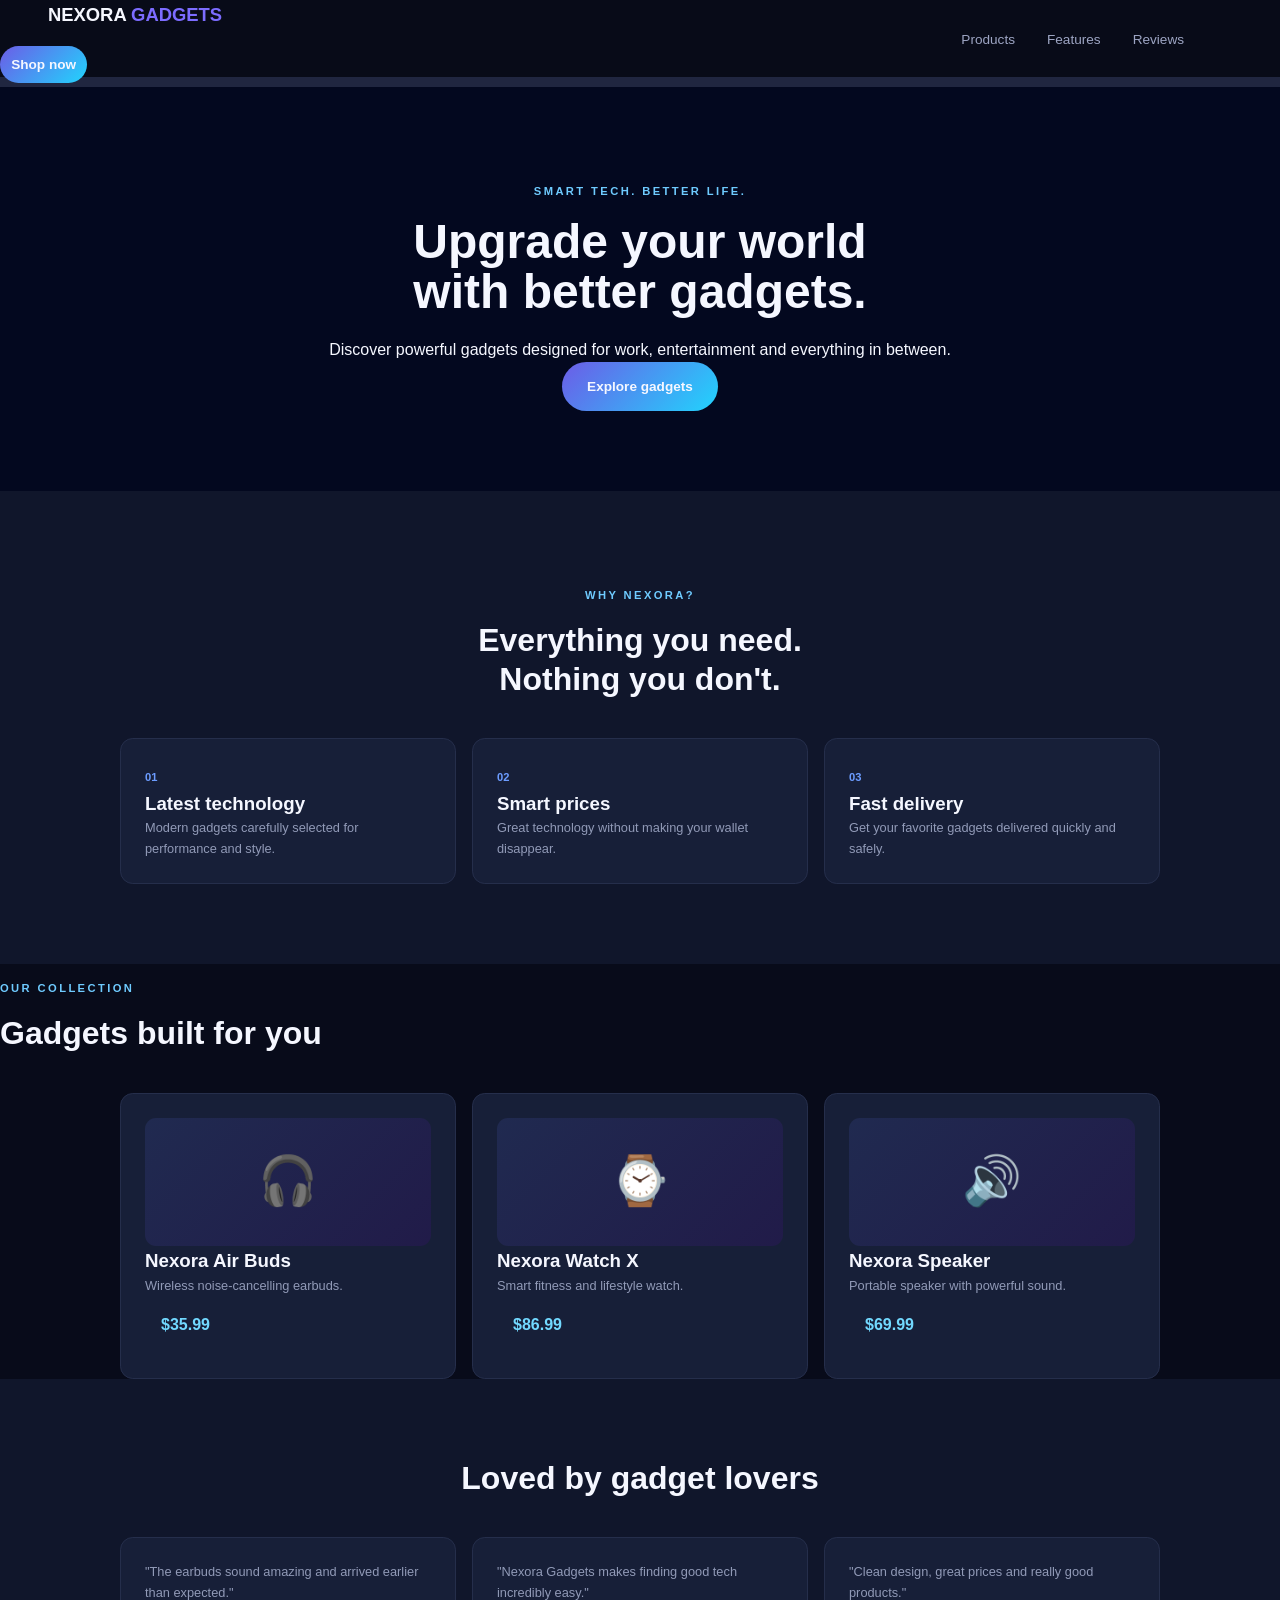
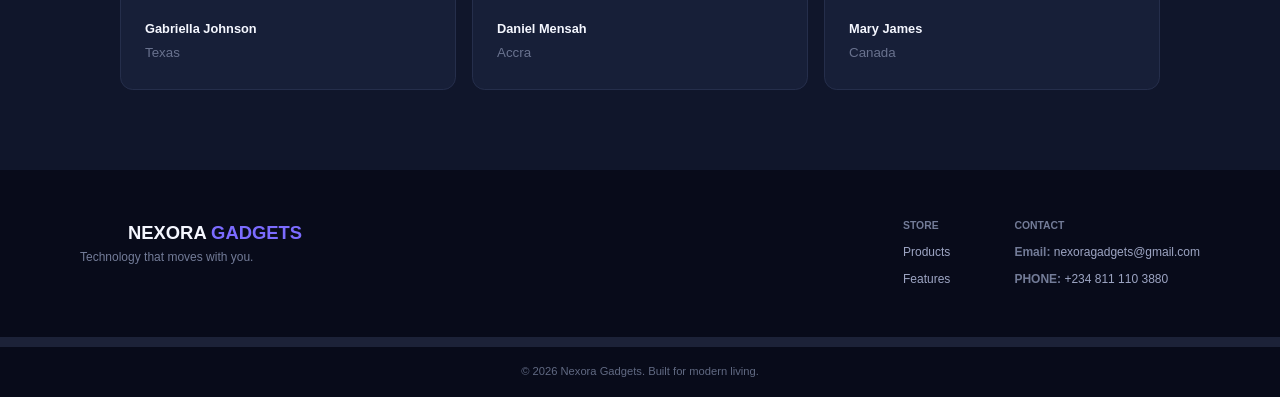
<file: index.html>
<!DOCTYPE html>
<html lang="en">
<head>
    <meta charset="UTF-8">
    <meta name="viewport" content="width=device-width, initial-scale=1.0">
    <title>NEXORA GADGETS</title>
    <link rel="stylesheet" href="style.css">
</head>
<body>
    <header>
        <nav class="navbar">
            <a href="#" class="logo">NEXORA <span>GADGETS</span></a>
            <div class="nav-links">
                <a href="#products">Products</a>
                <a href="#features">Features</a>
                <a href="#reviews">Reviews</a>
            </div>
            <a href="#products" class="nav-btn">Shop now</a>
        </nav>
    </header>
    <main>
        <section class="hero">
            <div class="hero-content">
                <p class="tag">SMART TECH. BETTER LIFE.</p>
                <h1>Upgrade your world<br>with better gadgets.</h1>
                <p class="herp-text">Discover powerful gadgets designed for work, entertainment and everything in between.</p>
                <a href="#products" class="hero-btn">Explore gadgets</a>
            </div>
        </section>
        <section class="features" id="features">
            <p class="section-tag">WHY NEXORA?</p>
            <h2>Everything you need.<br>Nothing you don't.</h2>
            <div class="feature-grid">
                <article>
                    <span>01</span>
                    <h3>Latest technology</h3>
                    <p>Modern gadgets carefully selected for performance and style.</p>
                </article>
                <article>
                    <span>02</span>
                    <h3>Smart prices</h3>
                    <p>Great technology without making your wallet disappear.</p>
                </article>
                <article>
                    <span>03</span>
                    <h3>Fast delivery</h3>
                    <p>Get your favorite gadgets delivered quickly and safely.</p>
                </article>
            </div>
        </section>
        <section class="=products" id="products">
            <p class="section-tag">OUR COLLECTION</p>
            <h2>Gadgets built for you</h2>
            <div class="product-grid">
                <article class="product">
                    <div class="product-icon">&#127911;</div>
                    <h3>Nexora Air Buds</h3>
                    <p>Wireless noise-cancelling earbuds.</p>
                    <strong>$35.99</strong>
                </article>
                <article class="product">
                    <div class="product-icon">&#8986;</div>
                    <h3>Nexora Watch X</h3>
                    <p>Smart fitness and lifestyle watch.</p>
                    <strong>$86.99</strong>
                </article>
                <article class="product">
                    <div class="product-icon">&#128266;</div>
                    <h3>Nexora Speaker</h3>
                    <p>Portable speaker with powerful sound.</p>
                    <strong>$69.99</strong>
                </article>
            </div>
        </section>
        <section class="reviews" id="reviews">
            <h2>Loved by gadget lovers</h2>
            <div class="review-grid">
                <article>
                    <p>"The earbuds sound amazing and arrived earlier than expected."</p>
                    <b>Gabriella Johnson</b>
                    <small>Texas</small>
                </article>
                <article>
                    <p>"Nexora Gadgets makes finding good tech incredibly easy."</p>
                    <b>Daniel Mensah</b>
                    <small>Accra</small>
                </article>
                <article>
                    <p>"Clean design, great prices and really good products."</p>
                    <b>Mary James</b>
                    <small>Canada</small>
                </article>
            </div>
        </section>
    </main>
    <footer>
        <div>
            <h3>NEXORA <span>GADGETS</span></h3>
            <p>Technology that moves with you.</p>
        </div>
        <div class="footer-links">
            <div>
                <b>STORE</b>
                <a href="#products">Products</a>
                <a href="#features">Features</a>
            </div>
            <div>
                <b>CONTACT</b>
                <p><strong>Email:</strong> <a href="mailto:nexoragadgets@gmail.com">nexoragadgets@gmail.com</a></p>
                <p><strong>PHONE:</strong> <a href="tel:+2348111103880">+234 811 110 3880</a></p>
            </div>
        </div>
    </footer>
            <div class="copyright">
                &copy; 2026 Nexora Gadgets. Built for modern living.
            </div>
</body>
</html>
</file>
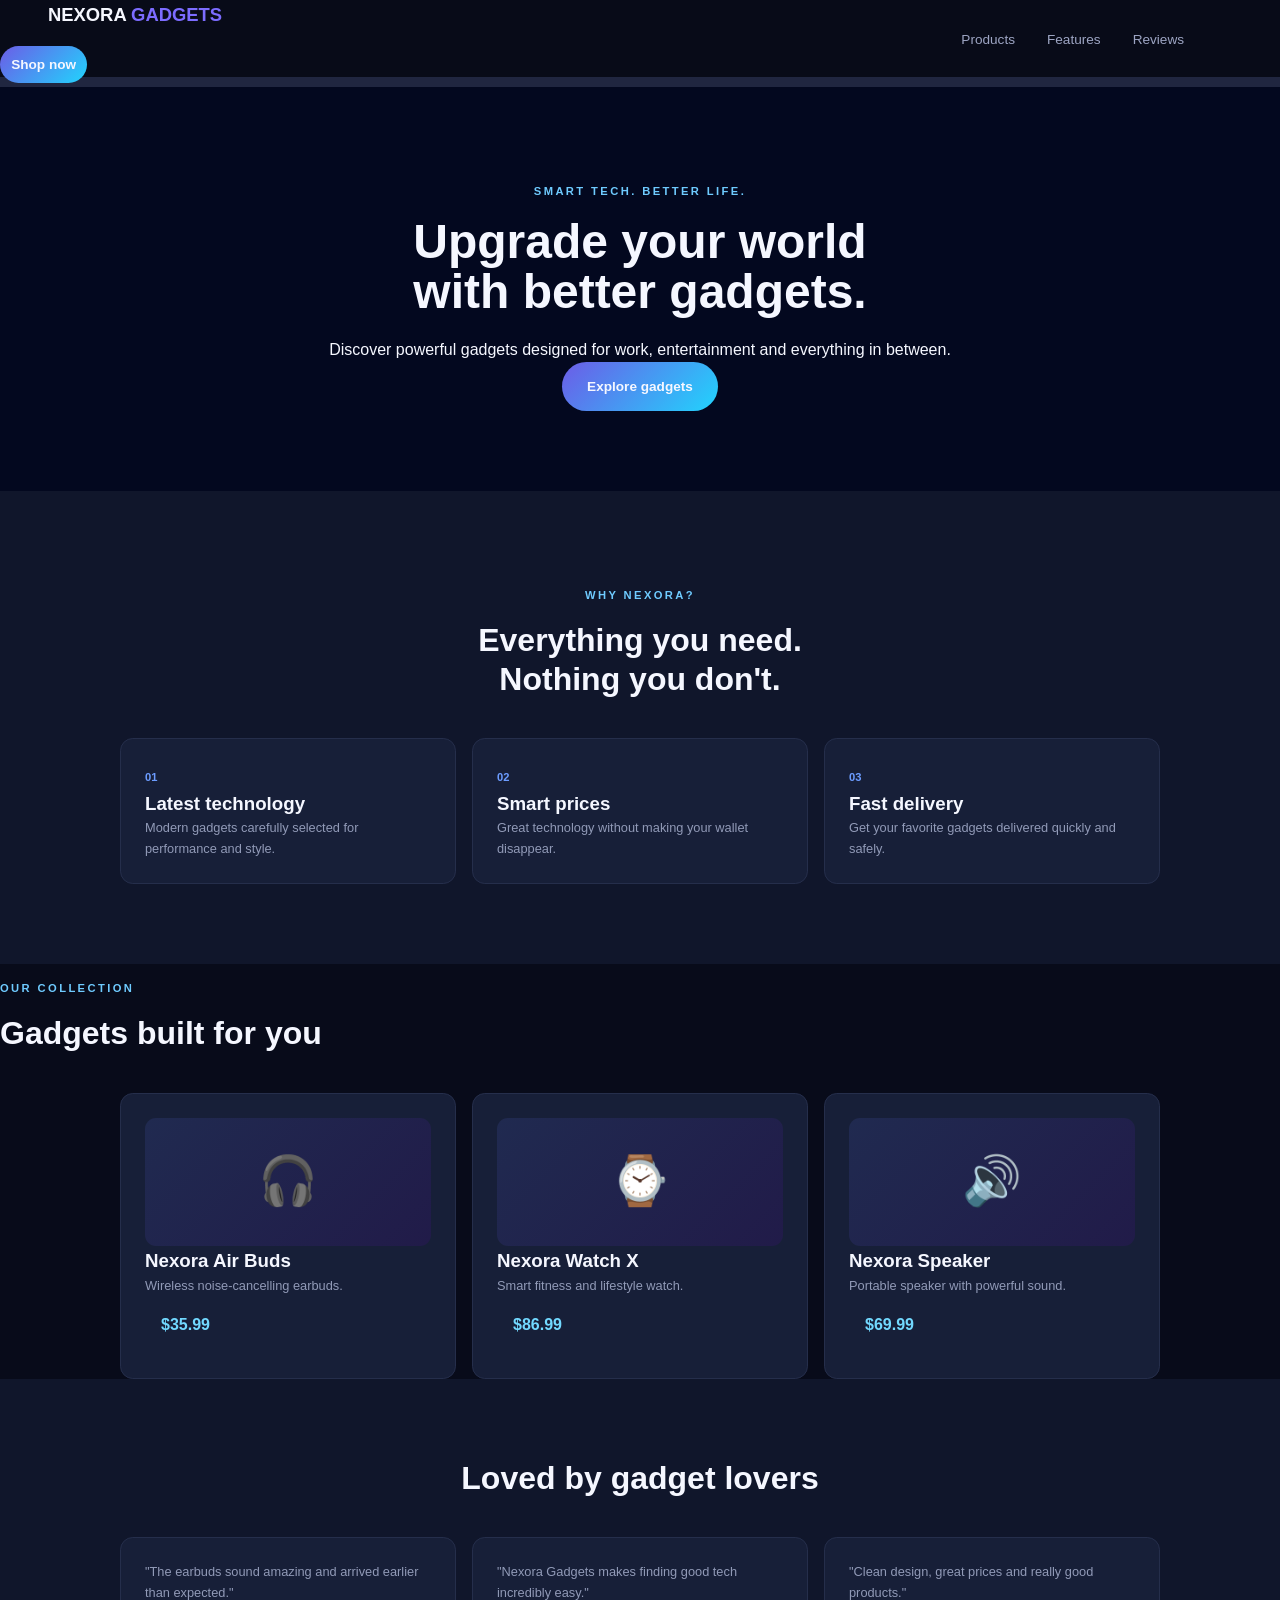
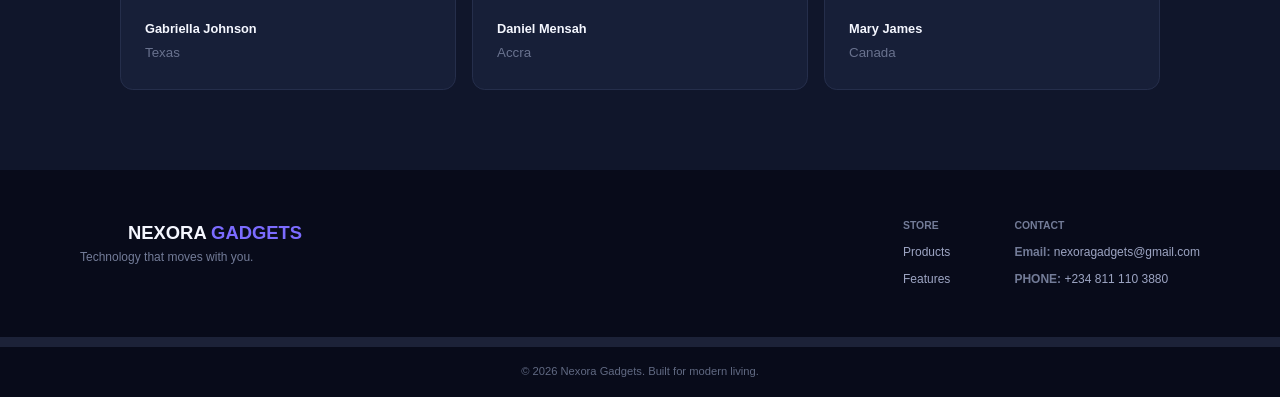
<file: Index-4.html>
<!DOCTYPE html>
<html lang="en">
<head>
    <meta charset="UTF-8">
    <meta name="viewport" content="width=device-width, initial-scale=1.0">
    <title>NEXORA GADGETS</title>
    <link rel="stylesheet" href="style.css">
</head>
<body>
    <header>
        <nav class="navbar">
            <a href="#" class="logo">NEXORA <span>GADGETS</span></a>
            <div class="nav-links">
                <a href="#products">Products</a>
                <a href="#features">Features</a>
                <a href="#reviews">Reviews</a>
            </div>
            <a href="#products" class="nav-btn">Shop now</a>
        </nav>
    </header>
    <main>
        <section class="hero">
            <div class="hero-content">
                <p class="tag">SMART TECH. BETTER LIFE.</p>
                <h1>Upgrade your world<br>with better gadgets.</h1>
                <p class="herp-text">Discover powerful gadgets designed for work, entertainment and everything in between.</p>
                <a href="#products" class="hero-btn">Explore gadgets</a>
            </div>
        </section>
        <section class="features" id="features">
            <p class="section-tag">WHY NEXORA?</p>
            <h2>Everything you need.<br>Nothing you don't.</h2>
            <div class="feature-grid">
                <article>
                    <span>01</span>
                    <h3>Latest technology</h3>
                    <p>Modern gadgets carefully selected for performance and style.</p>
                </article>
                <article>
                    <span>02</span>
                    <h3>Smart prices</h3>
                    <p>Great technology without making your wallet disappear.</p>
                </article>
                <article>
                    <span>03</span>
                    <h3>Fast delivery</h3>
                    <p>Get your favorite gadgets delivered quickly and safely.</p>
                </article>
            </div>
        </section>
        <section class="=products" id="products">
            <p class="section-tag">OUR COLLECTION</p>
            <h2>Gadgets built for you</h2>
            <div class="product-grid">
                <article class="product">
                    <div class="product-icon">&#127911;</div>
                    <h3>Nexora Air Buds</h3>
                    <p>Wireless noise-cancelling earbuds.</p>
                    <strong>$35.99</strong>
                </article>
                <article class="product">
                    <div class="product-icon">&#8986;</div>
                    <h3>Nexora Watch X</h3>
                    <p>Smart fitness and lifestyle watch.</p>
                    <strong>$86.99</strong>
                </article>
                <article class="product">
                    <div class="product-icon">&#128266;</div>
                    <h3>Nexora Speaker</h3>
                    <p>Portable speaker with powerful sound.</p>
                    <strong>$69.99</strong>
                </article>
            </div>
        </section>
        <section class="reviews" id="reviews">
            <h2>Loved by gadget lovers</h2>
            <div class="review-grid">
                <article>
                    <p>"The earbuds sound amazing and arrived earlier than expected."</p>
                    <b>Gabriella Johnson</b>
                    <small>Texas</small>
                </article>
                <article>
                    <p>"Nexora Gadgets makes finding good tech incredibly easy."</p>
                    <b>Daniel Mensah</b>
                    <small>Accra</small>
                </article>
                <article>
                    <p>"Clean design, great prices and really good products."</p>
                    <b>Mary James</b>
                    <small>Canada</small>
                </article>
            </div>
        </section>
    </main>
    <footer>
        <div>
            <h3>NEXORA <span>GADGETS</span></h3>
            <p>Technology that moves with you.</p>
        </div>
        <div class="footer-links">
            <div>
                <b>STORE</b>
                <a href="#products">Products</a>
                <a href="#features">Features</a>
            </div>
            <div>
                <b>CONTACT</b>
                <p><strong>Email:</strong> <a href="mailto:nexoragadgets@gmail.com">nexoragadgets@gmail.com</a></p>
                <p><strong>PHONE:</strong> <a href="tel:+2348111103880">+234 811 110 3880</a></p>
            </div>
        </div>
    </footer>
            <div class="copyright">
                &copy; 2026 Nexora Gadgets. Built for modern living.
            </div>
</body>
</html>
</file>
<file: style.css>
/* ==========GENERAL STYLE ========== */

* {
    margin: 0;
    padding: 0;
    box-sizing: border-box;
}

html {
    scroll-behavior: smooth;
}

body {
    font-family: Arial, sans-serif;
    background: #080b1a;
    color: #f5f7ff;
    line-height: 1.6;
}

a {
    text-decoration: none;
    color: inherit;
}

header {
    position: sticky;
    top: 0;
    width: 100%;
    z-index: 100;
    background: #080b18;
    border-bottom: 0.65rem solid #202640;
}

.narbar {
    max-width: 90rem;
    margin: auto;
    padding: 1rem 5rem;
    display: flex;
    align-items: center;
    justify-content: space-between;
}

.logo,
footer h3 {
    font-size: 1.15rem;
    font-weight: 700;
    margin-left: 3rem;
}

.logo span,
footer span {
    color: #7c6cff;
}

.nav-links {
    display: flex;
    gap: 2rem;
    color: #9da5c3;
    font-size: 0.85rem;
    justify-content: end;
    align-items: center;
    margin-right: 6rem;
}

.nav-links a:hover {
    color: #fff;
}

.nav-btn,
.hero-btn {
    background: linear-gradient(135deg, #6c5ce7, #21d4fd);
    padding: 0.7rem;
    border-radius: 2rem;
    font-size: 0.85rem;
    font-weight: bold;
}

.hero {
    min-height: 25rem;
    display: flex;
    justify-content: center;
    text-align: center;
    padding: 5rem 1.5rem;
    background: #03081f;
}

.hero-content {
    max-width: 45rem;
}

.tag,
.section-tag {
    color: #6fcbff;
    font-size: 0.7rem;
    font-weight: bold;
    letter-spacing: 0.15rem;
    margin-bottom: 1rem;
    margin-top: 1rem;
}

.hero h1 {
    font-size: 3rem;
    line-height: 1.05;
    margin-bottom: 1.2rem;
}

.hero-text {
    color: #9da5c3;
    max-width: 34rem;
    margin: 0 auto 2rem;
    font-size: 0.95rem;
}

.hero-btn {
    display: inline-block;
    padding: 0.85rem 1.6rem;
}

.features,
.products,
.reviews {
    padding: 5rem 5rem;
    text-align: center;
}

.features {
    background: #10162b;
}

h2 {
    font-size: 2rem;
    line-height: 1.2;
    margin-bottom: 2.5rem;
}

.feature-grid,
.product-grid,
.review-grid {
    max-width: 65rem;
    margin: auto;
    display: grid;
    grid-template-columns: repeat(3, 1fr);
    gap: 1rem;
}

.feature-grid article,
.product,
.review-grid article {
    background-color: #171f38;
    border: 0.065rem solid #252e4b;
    border-radius: 0.8rem;
    padding: 1.5rem;
    text-align: left;
}

.feature-grid span {
    color: #6c9cff;
    font-size: 0.7rem;
    font-weight: bold;
}

.feature-grid p,
.product p,
.review-grid p {
    color: #919ab7;
    font-size: 0.8rem;
}

.products {
    background: #080b1a;
}

.product {
    transition: 0.3s;
}

.product:hover {
    transform: translateY(-0.4rem);
    border-color: #6c5ce7;
}

.product-icon {
    height: 8rem;
    display: grid;
    place-items: center;
    border-radius: 0.7rem;
    font-size: 3rem;
    background: linear-gradient(135deg, #202a50, #211b49);
}

.product strong {
    display: block;
    margin: 1rem;
    color: #72d9ff;
}

.reviews {
    background: #10162b;
}

.review-grid article {
    text-align: left;
}

.review-grid b {
    display: block;
    margin-top: 1rem;
    font-size: 0.8rem;
}

.review-grid small {
    color: #69728e;
}

footer {
    max-width: 90rem;
    margin: auto;
    padding: 3rem 5rem;
    display: flex;
    justify-content: space-between;
    gap: 3rem;
}

footer p {
    color: #737c98;
    font-size: 0.75rem;
}

.footer-links {
    display: flex;
    gap: 4rem;
}

.footer-links div {
    display: flex;
    flex-direction: column;
    gap: 0.5rem;
}

.footer-links b {
    color: #737c98;
    font-size: 0.65rem;
}

.footer-links a {
    color: #9da5c3;
    font-size: 0.75rem;
}

.copyright {
    border-top: 0.65rem solid #1c2238;
    padding: 1rem;
    text-align: center;
    color: #606982;
    font-size: 0.7rem;
}

/* ========== RESPONSIVE DESIGN ========== */

/* TABLETS */
@media (max-width: 1024px) {
    .navbar {
        padding: 1rem 2.5rem;
    }

    .features,
    .products,
    .reviews {
        padding: 4rem 2.5rem;
    }

    .feature-grid,
    .product-grid,
    .review-grid {
        grid-template-columns: repeat(2, 1fr);
    }

    .feature-grid article:last-child,
    .product:last-child,
    .review-grid article:last-child {
        grid-column: 1/ -1;
    }

    footer {
        padding: 3rem 2.5rem;
    }
}

/* MOBILE */
@media (max-width: 600px) {
    .narbar {
        padding: 1rem 1.2rem;
    }

    .nav-links {
        display: none;
    }

    .nav-btn {
        padding: 0.6rem 1rem;
    }

    .hero {
        padding: 4rem 1.2rem;
    }

    .hero h1 {
        font-size: 2.4rem;
    }

    .features,
    .products,
    .reviews {
        padding: 3.5rem 1.2rem;
    }

    h2 {
        font-size: 1.7rem;
    }

    .feature-grid,
    .product-grid,
    .review-grid {
        grid-template-columns: 1fr;
    }

    .feature-grid article:last-child,
    .product:last-child,
    .review-grid article:last-child {
        grid-column: auto;
    }

    footer {
        padding: 2.5rem 1.2rem;
        flex-direction: column;
    }

    .footer-links {
        gap: 2rem;
        justify-content: space-between;
    }
}
</file>
